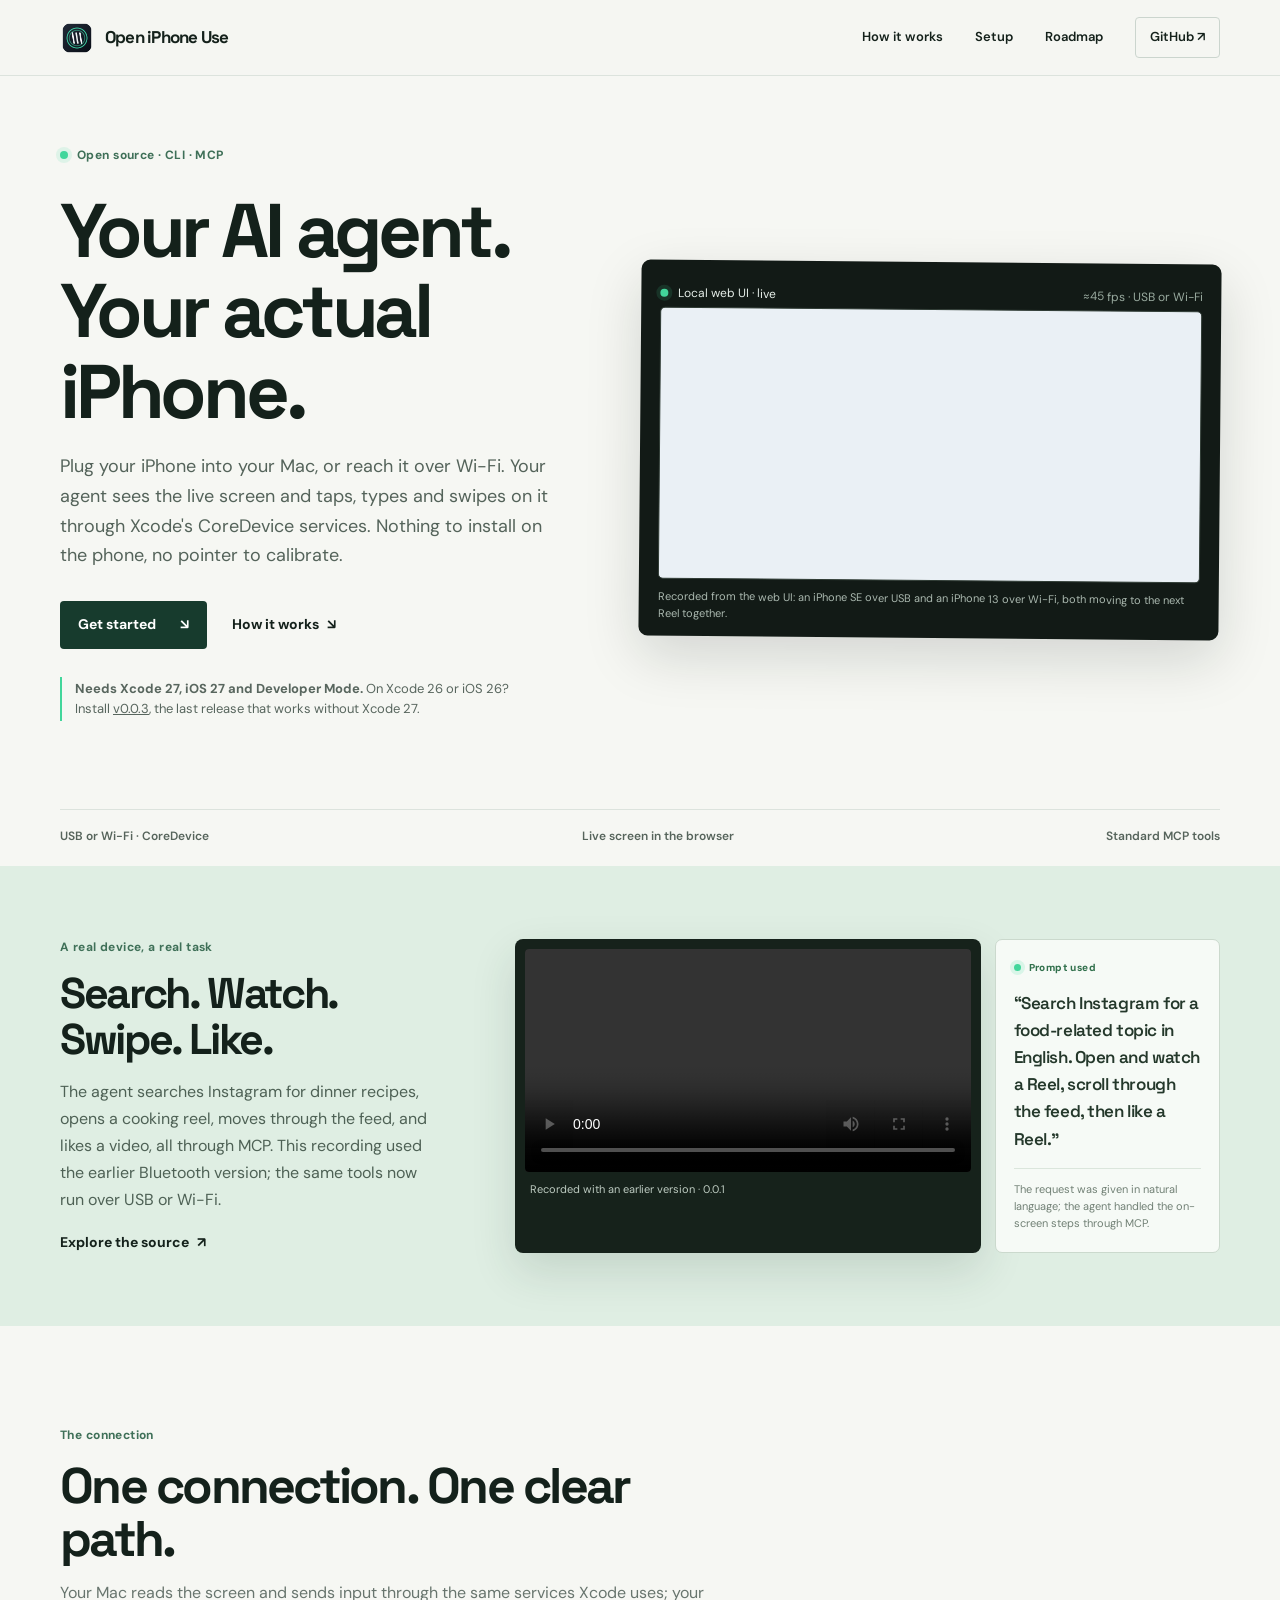
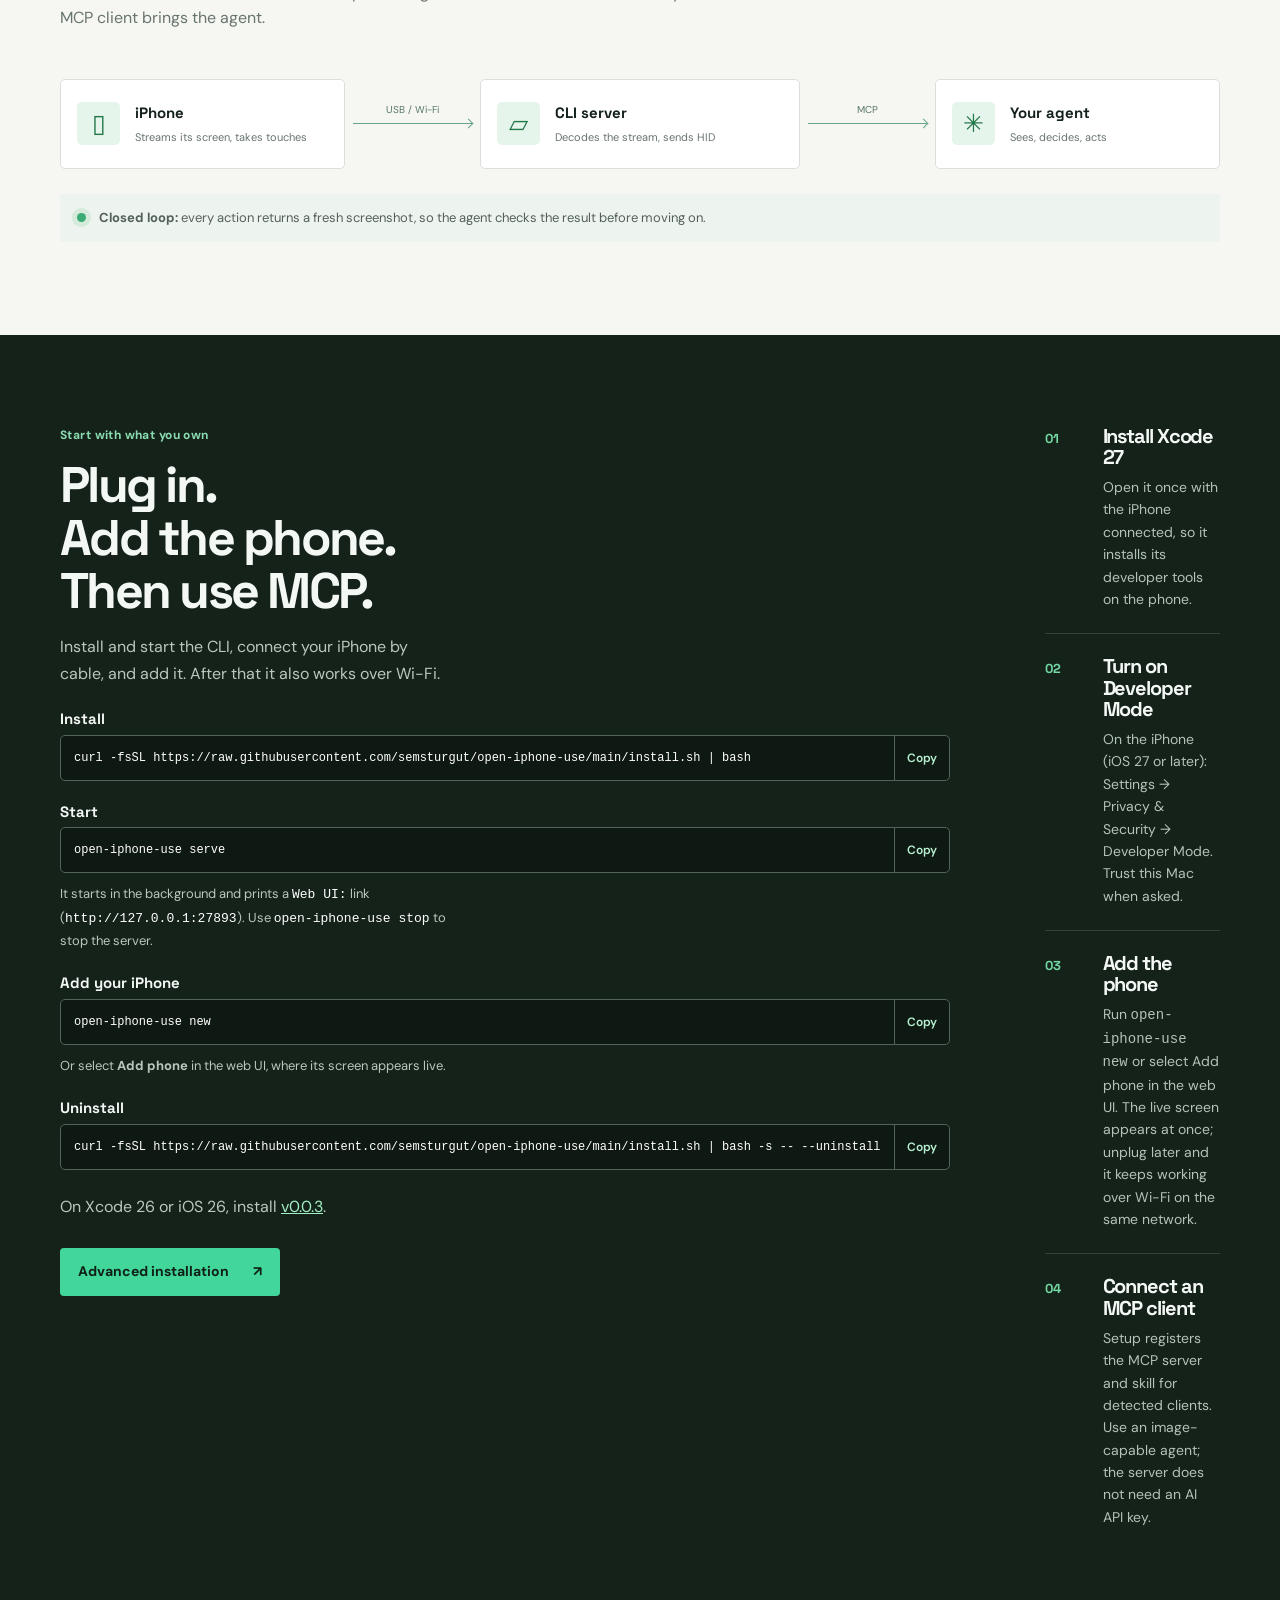
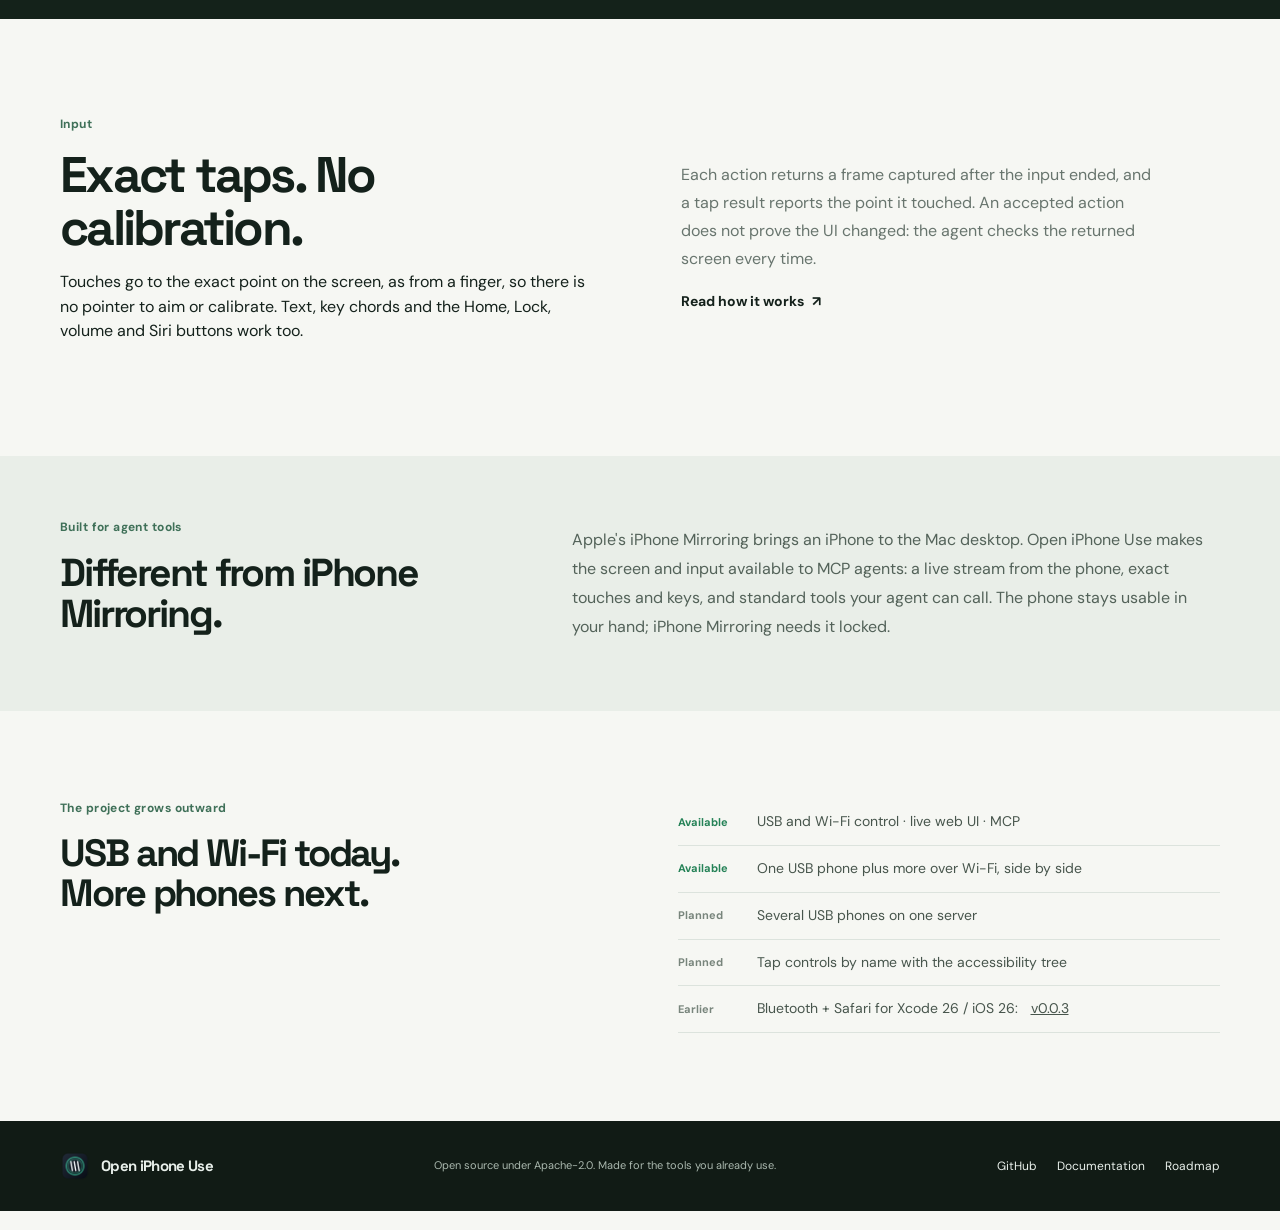
<file: website/index.html>
<!doctype html>
<html lang="en">
<head>
  <meta charset="utf-8">
  <meta name="viewport" content="width=device-width, initial-scale=1">
  <title>Open iPhone Use — MCP control for your iPhone</title>
  <meta name="description" content="Let an AI agent use your iPhone over USB: a live screen stream, exact touches and typing through Xcode's CoreDevice services, and standard MCP tools.">
  <meta name="robots" content="index,follow,max-image-preview:large">
  <meta name="theme-color" content="#101915">
  <link rel="canonical" href="https://semsturgut.github.io/open-iphone-use/">
  <link rel="icon" type="image/png" sizes="512x512" href="assets/icon.png">
  <link rel="apple-touch-icon" href="assets/icon.png">
  <link rel="manifest" href="site.webmanifest">
  <meta property="og:type" content="website">
  <meta property="og:site_name" content="Open iPhone Use">
  <meta property="og:title" content="Open iPhone Use — MCP control for your iPhone">
  <meta property="og:description" content="Let an AI agent use your iPhone over USB: a live screen stream, exact touches and typing through Xcode's CoreDevice services, and standard MCP tools.">
  <meta property="og:url" content="https://semsturgut.github.io/open-iphone-use/">
  <meta property="og:image" content="https://semsturgut.github.io/open-iphone-use/assets/icon.png">
  <meta property="og:image:type" content="image/png">
  <meta property="og:image:width" content="512">
  <meta property="og:image:height" content="512">
  <meta property="og:image:alt" content="Open iPhone Use icon">
  <meta name="twitter:card" content="summary">
  <meta name="twitter:title" content="Open iPhone Use — MCP control for your iPhone">
  <meta name="twitter:description" content="Plug in your iPhone; your AI agent sees the live screen and taps, types and swipes over MCP.">
  <meta name="twitter:image" content="https://semsturgut.github.io/open-iphone-use/assets/icon.png">
  <meta name="twitter:image:alt" content="Open iPhone Use icon">
  <link rel="preconnect" href="https://fonts.googleapis.com">
  <link rel="preconnect" href="https://fonts.gstatic.com" crossorigin>
  <link href="https://fonts.googleapis.com/css2?family=DM+Sans:wght@400;500;600;700&family=Space+Grotesk:wght@400;500;600;700&display=swap" rel="stylesheet">
  <link rel="stylesheet" href="styles.css">
  <script type="application/ld+json">
  {
    "@context":"https://schema.org",
    "@type":"SoftwareApplication",
    "name":"Open iPhone Use",
    "applicationCategory":"DeveloperApplication",
    "operatingSystem":"macOS",
    "description":"Open-source MCP bridge that lets AI agents control an iPhone over USB through Xcode's CoreDevice services.",
    "image":"https://semsturgut.github.io/open-iphone-use/assets/icon.png",
    "softwareVersion":"0.1.1",
    "license":"https://www.apache.org/licenses/LICENSE-2.0",
    "codeRepository":"https://github.com/semsturgut/open-iphone-use",
    "offers":{"@type":"Offer","price":"0","priceCurrency":"USD"}
  }
  </script>
</head>
<body>
  <header class="topbar">
    <a class="brand" href="#top" aria-label="Open iPhone Use home"><img src="assets/icon.png" alt="" width="34" height="34"><span>Open iPhone Use</span></a>
    <nav aria-label="Main navigation"><a href="#how">How it works</a><a href="#setup">Setup</a><a href="https://github.com/semsturgut/open-iphone-use/blob/main/ROADMAP.md">Roadmap</a><a class="nav-github" href="https://github.com/semsturgut/open-iphone-use">GitHub <span aria-hidden="true">↗</span></a></nav>
  </header>

  <main id="top">
    <section class="hero wrap">
      <div class="hero-copy">
        <p class="availability"><span></span> Open source · CLI · MCP</p>
        <h1>Your AI agent.<br>Your actual iPhone.</h1>
        <p class="lede">Plug your iPhone into your Mac, or reach it over Wi-Fi. Your agent sees the live screen and taps, types and swipes on it through Xcode's CoreDevice services. Nothing to install on the phone, no pointer to calibrate.</p>
        <div class="hero-actions"><a class="button primary" href="#setup">Get started <span>↘</span></a><a class="text-link" href="#how">How it works <span>↘</span></a></div>
        <p class="requirements"><b>Needs Xcode 27, iOS 27 and Developer Mode.</b> On Xcode 26 or iOS 26? Install <a href="https://github.com/semsturgut/open-iphone-use/releases/tag/v0.0.3">v0.0.3</a>, the last release that works without Xcode 27.</p>
      </div>
      <figure class="device-view"><div class="device-top"><span class="live-dot"></span><span>Local web UI · live</span><span class="latency">≈45 fps · USB or Wi-Fi</span></div><div class="screen-frame video-frame"><video src="assets/two-phones.mp4" autoplay muted loop playsinline preload="metadata" aria-label="Two iPhones live at once in Instagram Reels, one over USB and one over Wi-Fi; both move to the next Reel together"></video></div><figcaption>Recorded from the web UI: an iPhone SE over USB and an iPhone 13 over Wi-Fi, both moving to the next Reel together.</figcaption></figure>
      <div class="hero-rule"><span>USB or Wi-Fi · CoreDevice</span><span>Live screen in the browser</span><span>Standard MCP tools</span></div>
    </section>

    <section class="demo-band" id="demo" aria-labelledby="demo-title"><div class="wrap demo-layout"><div><p class="section-kicker">A real device, a real task</p><h2 id="demo-title">Search. Watch. Swipe. Like.</h2><p>The agent searches Instagram for dinner recipes, opens a cooking reel, moves through the feed, and likes a video, all through MCP. This recording used the earlier Bluetooth version; the same tools now run over USB or Wi-Fi.</p><a class="text-link" href="https://github.com/semsturgut/open-iphone-use">Explore the source <span>↗</span></a></div><div class="demo-media"><div class="video-shell"><video controls playsinline preload="metadata" aria-label="Open iPhone Use real-device Instagram demo"><source src="assets/demo.mp4" type="video/mp4"><a href="assets/demo.mp4">Watch the demo video</a></video><span class="video-caption">Recorded with an earlier version · 0.0.1</span></div><aside class="prompt-card" aria-label="Demo prompt"><p class="prompt-label">Prompt used</p><blockquote>“Search Instagram for a food-related topic in English. Open and watch a Reel, scroll through the feed, then like a Reel.”</blockquote><p class="prompt-note">The request was given in natural language; the agent handled the on-screen steps through MCP.</p></aside></div></div></section>

    <section class="how wrap" id="how"><div class="section-heading"><p class="section-kicker">The connection</p><h2>One connection. One clear path.</h2><p>Your Mac reads the screen and sends input through the same services Xcode uses; your MCP client brings the agent.</p></div>
      <div class="signal-flow" aria-label="iPhone connected to the Mac by USB, read by an AI agent through MCP">
        <div class="flow-node phone"><span class="node-glyph">▯</span><div><b>iPhone</b><small>Streams its screen, takes touches</small></div></div><span class="flow-link"><i>USB / Wi-Fi</i></span>
        <div class="flow-node mac"><span class="node-glyph">▱</span><div><b>CLI server</b><small>Decodes the stream, sends HID</small></div></div><span class="flow-link"><i>MCP</i></span>
        <div class="flow-node agent"><span class="node-glyph">✳</span><div><b>Your agent</b><small>Sees, decides, acts</small></div></div>
      </div>
      <div class="protocol-note"><span class="pulse"></span><p><b>Closed loop:</b> every action returns a fresh screenshot, so the agent checks the result before moving on.</p></div>
    </section>

    <section class="setup-band" id="setup"><div class="wrap setup-grid"><div class="setup-intro"><p class="section-kicker">Start with what you own</p><h2>Plug in.<br>Add the phone.<br>Then use MCP.</h2><p>Install and start the CLI, connect your iPhone by cable, and add it. After that it also works over Wi-Fi.</p>
      <div class="command"><h3>Install</h3><div class="command-box"><pre><code>curl -fsSL https://raw.githubusercontent.com/semsturgut/open-iphone-use/main/install.sh | bash</code></pre><button type="button" class="copy-command" aria-live="polite" aria-label="Copy install command">Copy</button></div></div>
      <div class="command"><h3>Start</h3><div class="command-box"><pre><code>open-iphone-use serve</code></pre><button type="button" class="copy-command" aria-live="polite" aria-label="Copy start command">Copy</button></div><p>It starts in the background and prints a <code>Web UI:</code> link (<code>http://127.0.0.1:27893</code>). Use <code>open-iphone-use stop</code> to stop the server.</p></div>
      <div class="command"><h3>Add your iPhone</h3><div class="command-box"><pre><code>open-iphone-use new</code></pre><button type="button" class="copy-command" aria-live="polite" aria-label="Copy add your iphone command">Copy</button></div><p>Or select <b>Add phone</b> in the web UI, where its screen appears live.</p></div>
      <div class="command"><h3>Uninstall</h3><div class="command-box"><pre><code>curl -fsSL https://raw.githubusercontent.com/semsturgut/open-iphone-use/main/install.sh | bash -s -- --uninstall</code></pre><button type="button" class="copy-command" aria-live="polite" aria-label="Copy uninstall command">Copy</button></div></div>
      <p>On Xcode 26 or iOS 26, install <a href="https://github.com/semsturgut/open-iphone-use/releases/tag/v0.0.3">v0.0.3</a>.</p><a class="button dark-button" href="https://github.com/semsturgut/open-iphone-use/blob/main/docs/installation.md#advanced-installation">Advanced installation <span>↗</span></a></div><div class="steps"><article><span>01</span><div><h3>Install Xcode 27</h3><p>Open it once with the iPhone connected, so it installs its developer tools on the phone.</p></div></article><article><span>02</span><div><h3>Turn on Developer Mode</h3><p>On the iPhone (iOS 27 or later): Settings → Privacy &amp; Security → Developer Mode. Trust this Mac when asked.</p></div></article><article><span>03</span><div><h3>Add the phone</h3><p>Run <code>open-iphone-use new</code> or select Add phone in the web UI. The live screen appears at once; unplug later and it keeps working over Wi-Fi on the same network.</p></div></article><article><span>04</span><div><h3>Connect an MCP client</h3><p>Setup registers the MCP server and skill for detected clients. Use an image-capable agent; the server does not need an AI API key.</p></div></article></div></div></section>

    <section class="calibration wrap"><div><p class="section-kicker">Input</p><h2>Exact taps. No calibration.</h2><p>Touches go to the exact point on the screen, as from a finger, so there is no pointer to aim or calibrate. Text, key chords and the Home, Lock, volume and Siri buttons work too.</p></div><div><p>Each action returns a frame captured after the input ended, and a tap result reports the point it touched. An accepted action does not prove the UI changed: the agent checks the returned screen every time.</p><a class="text-link" href="https://github.com/semsturgut/open-iphone-use/blob/main/docs/coredevice.md">Read how it works <span>↗</span></a></div></section>

    <section class="difference-band"><div class="wrap difference"><div><p class="section-kicker">Built for agent tools</p><h2>Different from iPhone Mirroring.</h2></div><p>Apple's iPhone Mirroring brings an iPhone to the Mac desktop. Open iPhone Use makes the screen and input available to MCP agents: a live stream from the phone, exact touches and keys, and standard tools your agent can call. The phone stays usable in your hand; iPhone Mirroring needs it locked.</p></div></section>

    <section class="roadmap wrap"><div><p class="section-kicker">The project grows outward</p><h2>USB and Wi-Fi today.<br>More phones next.</h2></div><div class="roadmap-list"><p><span class="state-live">Available</span> USB and Wi-Fi control · live web UI · MCP</p><p><span class="state-live">Available</span> One USB phone plus more over Wi-Fi, side by side</p><p><span>Planned</span> Several USB phones on one server</p><p><span>Planned</span> Tap controls by name with the accessibility tree</p><p><span>Earlier</span> Bluetooth + Safari for Xcode 26 / iOS 26: <a href="https://github.com/semsturgut/open-iphone-use/releases/tag/v0.0.3">v0.0.3</a></p></div></section>
  </main>

  <footer><div class="wrap footer-inner"><a class="brand" href="#top"><img src="assets/icon.png" alt="" width="30" height="30"><span>Open iPhone Use</span></a><p>Open source under Apache-2.0. Made for the tools you already use.</p><div><a href="https://github.com/semsturgut/open-iphone-use">GitHub</a><a href="https://github.com/semsturgut/open-iphone-use/blob/main/README.md">Documentation</a><a href="https://github.com/semsturgut/open-iphone-use/blob/main/ROADMAP.md">Roadmap</a></div></div></footer>
<script src="copy.js" defer></script>
</body>
</html>
</file>
<file: website/styles.css>
:root{color-scheme:light;--ink:#14211b;--forest:#173b2d;--signal:#42d69b;--paper:#f6f7f3;--white:#fff;--muted:#68756e;--line:#dce3dd;--font-body:"DM Sans",-apple-system,BlinkMacSystemFont,"Segoe UI",sans-serif;--font-display:"Space Grotesk",var(--font-body);font-family:var(--font-body);color:var(--ink);background:var(--paper);font-synthesis:none;text-rendering:optimizeLegibility}*{box-sizing:border-box}html{scroll-behavior:smooth}body{margin:0;line-height:1.55}a{color:inherit}.wrap{width:min(1160px,calc(100% - 52px));margin-inline:auto}.topbar{height:76px;padding:0 max(26px,calc((100vw - 1160px)/2));display:flex;align-items:center;justify-content:space-between;border-bottom:1px solid var(--line);background:rgba(246,247,243,.94)}.brand{display:inline-flex;align-items:center;gap:11px;text-decoration:none;font-family:var(--font-display);font-size:17px;font-weight:700;letter-spacing:-.045em}.topbar nav{display:flex;align-items:center;gap:32px;font-size:13px;font-weight:600}.topbar nav a{text-decoration:none}.topbar nav a:hover,.footer-inner a:hover,.text-link:hover{color:#16774f}.nav-github{padding:9px 14px;border:1px solid #cbd5ce;border-radius:4px}.hero{padding-top:70px;display:grid;grid-template-columns:.94fr 1.06fr;column-gap:65px;align-items:center}.hero-copy{padding-bottom:20px}.availability,.section-kicker{display:flex;align-items:center;gap:9px;color:#3f7058;font-size:12px;font-weight:700;letter-spacing:.035em}.availability span,.live-dot{width:8px;height:8px;background:var(--signal);border-radius:50%;box-shadow:0 0 0 4px rgba(66,214,155,.13)}h1,h2,h3,p{margin-top:0}h1,h2,h3{font-family:var(--font-display);letter-spacing:-.055em;line-height:1.06}h1{font-size:clamp(48px,6vw,76px);margin:26px 0 20px;max-width:600px}h2{font-size:clamp(34px,4vw,50px);margin:15px 0}h3{font-size:20px;margin:0 0 8px}.lede{font-size:18px;line-height:1.65;color:#54635a;max-width:510px}.hero-actions{display:flex;align-items:center;gap:25px;margin:30px 0 28px}.button{min-height:48px;display:inline-flex;align-items:center;gap:24px;padding:0 18px;border-radius:4px;text-decoration:none;font-size:14px;font-weight:700}.primary{background:var(--forest);color:#fff}.primary:hover{background:#245a43}.text-link{font-size:14px;font-weight:700;text-decoration:none}.text-link span{margin-left:5px}.requirements{max-width:450px;border-left:2px solid var(--signal);padding:2px 0 2px 13px;color:#58665e;font-size:13px}.device-view{margin:0;background:#121a16;color:white;padding:19px 19px 14px;border-radius:9px;box-shadow:0 20px 55px rgba(15,30,22,.15);transform:rotate(.5deg)}.device-top{height:28px;display:flex;align-items:center;gap:10px;color:#e6eee9;font-size:12px}.latency{margin-left:auto;color:#99aa9f}.screen-frame{height:440px;display:flex;justify-content:center;overflow:hidden;border:1px solid #303c35;border-radius:5px;background:#19231d}.screen-frame img{height:100%;width:auto;max-width:100%;object-fit:contain}.device-view figcaption{padding-top:9px;color:#aab8af;font-size:11px}.hero-rule{grid-column:1/-1;margin-top:55px;border-top:1px solid var(--line);display:flex;justify-content:space-between;padding:17px 0 20px;color:#56645b;font-size:12px;font-weight:600}.demo-band{background:#dfeee3;padding:72px 0}.demo-layout{display:grid;grid-template-columns:.72fr 1.28fr;align-items:center;gap:58px}.demo-layout>div:first-child>p:not(.section-kicker){max-width:370px;color:#4e6155;line-height:1.7}.demo-layout h2{font-size:43px}.demo-media{display:grid;grid-template-columns:minmax(0,1.55fr) minmax(190px,.75fr);align-items:stretch;gap:14px}.video-shell{padding:10px;background:#16221b;border-radius:8px;box-shadow:0 18px 45px rgba(31,59,42,.14)}.video-shell video{display:block;width:100%;max-height:460px;background:#0e1511;border-radius:4px}.video-caption{display:block;padding:9px 5px 2px;color:#bdcbc1;font-size:11px}.prompt-card{padding:20px 18px;border:1px solid #cbd9cd;border-radius:7px;background:#f6faf6;display:flex;flex-direction:column;justify-content:center}.prompt-label{display:flex;align-items:center;gap:8px;margin:0 0 14px;color:#31704c;font-size:10px;font-weight:800;letter-spacing:.04em}.prompt-label:before{content:"";width:7px;height:7px;border-radius:50%;background:#42d69b;box-shadow:0 0 0 4px rgba(66,214,155,.16)}.prompt-card blockquote{margin:0;color:#24382b;font-family:var(--font-display);font-size:17px;font-weight:600;line-height:1.6;letter-spacing:-.025em}.prompt-note{margin:15px 0 0;padding-top:12px;border-top:1px solid #dbe6dc;color:#718075;font-size:11px;line-height:1.55}.how{padding-block:100px 93px}.section-heading{max-width:650px}.section-heading>p:last-child{font-size:16px;color:var(--muted)}.signal-flow{margin-top:48px;display:grid;grid-template-columns:1fr .42fr 1.12fr .42fr 1fr;align-items:center;gap:8px}.flow-node{height:90px;border:1px solid #d9e1da;background:#fff;border-radius:5px;display:flex;align-items:center;gap:15px;padding:16px}.node-glyph{width:43px;height:43px;flex:none;display:grid;place-items:center;border-radius:5px;background:#e6f5ec;color:#227749;font-family:var(--font-display);font-size:25px}.flow-node b,.flow-node small{display:block}.flow-node b{font-family:var(--font-display);font-size:15px}.flow-node small{margin-top:4px;color:var(--muted);font-size:11px}.flow-link{height:1px;background:#6ba486;position:relative}.flow-link:after{content:"";position:absolute;right:0;top:-3px;width:6px;height:6px;border-top:1px solid #6ba486;border-right:1px solid #6ba486;transform:rotate(45deg)}.flow-link i{position:absolute;left:50%;top:-21px;transform:translateX(-50%);font-size:10px;font-style:normal;color:#587763}.protocol-note{margin-top:25px;padding:14px 17px;display:flex;align-items:center;gap:13px;background:#edf3ee;color:#536259;border-radius:4px;font-size:13px}.protocol-note p{margin:0}.pulse{width:9px;height:9px;border-radius:50%;background:#3aab72;box-shadow:0 0 0 5px #d6eadc;flex:none}.setup-band{background:#14221a;color:#f4f8f5;padding:91px 0}.setup-grid{display:grid;grid-template-columns:.9fr 1.1fr;gap:95px}.setup-intro .section-kicker{color:#8adcb0}.setup-intro p:not(.section-kicker){max-width:395px;color:#bac7bf;line-height:1.7}.dark-button{margin-top:12px;background:var(--signal);color:#102117}.dark-button:hover{background:#73e6b5}.steps article{display:grid;grid-template-columns:44px 1fr;gap:14px;padding:0 0 23px;margin-bottom:22px;border-bottom:1px solid #33433a}.steps article:last-child{border:0;margin:0;padding:0}.steps article>span{font-family:var(--font-display);color:#74d8a4;font-size:13px;font-weight:700;padding-top:3px}.steps p{margin:0;max-width:480px;color:#b5c2b9;font-size:14px;line-height:1.6}.calibration{display:grid;grid-template-columns:1fr 1fr;gap:82px;align-items:center;padding-block:96px}.calibration-image{padding:14px;border:1px solid #dce3dc;background:white;border-radius:7px}.calibration-image img{display:block;width:100%;height:310px;object-fit:cover;object-position:top;border-radius:3px}.calibration>div:last-child p:not(.section-kicker){max-width:470px;color:var(--muted);line-height:1.75}.difference-band{background:#e9eee8;padding:62px 0}.difference{display:grid;grid-template-columns:.8fr 1.2fr;gap:80px;align-items:center}.difference h2{font-size:39px}.difference>p{margin:0;color:#536259;line-height:1.8}.roadmap{padding-block:88px;display:grid;grid-template-columns:1fr 1fr;gap:75px}.roadmap h2{font-size:38px}.roadmap-list p{display:flex;align-items:center;gap:13px;border-bottom:1px solid var(--line);padding:12px 0;margin:0;color:#47554c;font-size:14px}.roadmap-list p span{min-width:66px;color:#78857c;font-size:11px;font-weight:700}.roadmap-list p .state-live{color:#258257}footer{background:#111b15;color:#e9f0eb;padding:30px 0}.footer-inner{display:flex;align-items:center;justify-content:space-between;gap:25px}.footer-inner .brand{font-size:15px}.footer-inner p{margin:0;color:#aab8ae;font-size:11px}.footer-inner>div{display:flex;gap:20px;font-size:12px}.footer-inner>div a{text-decoration:none}a:focus-visible,video:focus-visible{outline:3px solid #36bd83;outline-offset:4px}::selection{background:#a6e7c2;color:#13251a}@media(max-width:1100px){.demo-media{grid-template-columns:1fr}.prompt-card{padding:17px 18px}.prompt-card blockquote{font-size:16px}}@media(max-width:850px){.hero{grid-template-columns:1fr;gap:32px;padding-top:48px}.hero-copy{max-width:650px}.device-view{width:min(100%,620px);justify-self:center}.screen-frame{height:min(115vw,520px)}.hero-rule{margin-top:38px}.demo-layout{grid-template-columns:1fr;gap:28px}.demo-layout>div:first-child{max-width:620px}.demo-media{max-width:720px;width:100%}.setup-grid{gap:50px}.signal-flow{grid-template-columns:1fr;gap:19px}.flow-node{max-width:460px}.flow-link{width:1px;height:18px;margin-left:35px}.flow-link:after{top:auto;bottom:0;right:-3px;transform:rotate(135deg)}.flow-link i{left:16px;top:1px;transform:none}.calibration{gap:38px}.footer-inner{flex-wrap:wrap}.footer-inner p{order:3;flex-basis:100%}}@media(max-width:600px){.wrap{width:calc(100% - 36px)}.topbar{height:64px;padding-inline:18px}.brand{font-size:14px}.topbar nav{gap:14px}.topbar nav>a:not(.nav-github){display:none}.nav-github{padding:7px 10px}.hero{padding-top:37px}h1{font-size:51px}.lede{font-size:16px}.hero-actions{gap:18px;flex-wrap:wrap}.hero-rule{gap:14px;flex-wrap:wrap;font-size:11px}.device-view{padding:12px}.screen-frame{height:112vw}.demo-band{padding:55px 0}.demo-layout h2{font-size:37px}.how{padding-block:68px}.section-heading>p:last-child{font-size:14px}.setup-band{padding:67px 0}.setup-grid{grid-template-columns:1fr;gap:48px}.calibration{grid-template-columns:1fr;gap:28px;padding-block:65px}.calibration-image img{height:260px}.difference{grid-template-columns:1fr;gap:12px}.difference-band{padding:48px 0}.roadmap{grid-template-columns:1fr;gap:16px;padding-block:65px}.roadmap h2{font-size:34px}.footer-inner{align-items:flex-start}.footer-inner>div{flex-wrap:wrap;gap:14px}}@media(prefers-reduced-motion:reduce){html{scroll-behavior:auto}*,*:before,*:after{animation-duration:.01ms!important;animation-iteration-count:1!important;transition-duration:.01ms!important}}

/* The web UI screenshot is a landscape image, including on narrow screens. */
.screen-frame{height:auto;display:block}.screen-frame img{display:block;width:100%;height:auto;max-width:none}.setup-intro code{color:#fff;overflow-wrap:anywhere}
.command{margin:23px 0}.command h3{font-size:15px;letter-spacing:0}.command-box{display:flex;align-items:stretch;border:1px solid #52645a;border-radius:5px;background:#0f1913;min-width:0}.command-box pre{margin:0;padding:13px;overflow-x:auto;flex:1;min-width:0;font-size:12px;line-height:1.5}.command-box code{white-space:pre}.copy-command{flex:none;border:0;border-left:1px solid #52645a;background:transparent;color:#b8f1d1;padding:0 12px;font:600 12px var(--font-body);cursor:pointer}.copy-command:hover{background:#274135}.copy-command:focus-visible{outline:3px solid #36bd83;outline-offset:-3px}.command p{margin-top:10px;font-size:13px}.setup-intro a:not(.button){color:#a3efc4}

.live-frame{align-items:center;gap:34px;padding:22px}.mock-phone{position:relative;height:100%;aspect-ratio:9/19.5;border:7px solid #2c3832;border-radius:34px;background:linear-gradient(160deg,#28463a,#16241d 60%,#203a4c);padding:14px 12px;display:flex;flex-direction:column}.mock-status{display:flex;justify-content:space-between;font-size:10px;color:#dfe9e3;padding:0 6px 12px}.mock-grid{display:grid;grid-template-columns:repeat(4,1fr);gap:12px 10px}.mock-grid i,.mock-dock i{display:block;aspect-ratio:1;border-radius:24%;background:rgba(255,255,255,.16)}.mock-grid i:nth-child(3n){background:rgba(66,214,155,.45)}.mock-grid i:nth-child(5n){background:rgba(125,180,255,.4)}.mock-dock{margin-top:auto;display:grid;grid-template-columns:repeat(4,1fr);gap:10px;padding:10px;border-radius:20px;background:rgba(255,255,255,.1)}.mock-tap{position:absolute;left:62%;top:41%;width:26px;height:26px;margin:-13px;border-radius:50%;border:2px solid var(--signal);box-shadow:0 0 0 6px rgba(66,214,155,.25)}.mock-tap::after{content:"";position:absolute;inset:7px;border-radius:50%;background:var(--signal)}.mock-stats{list-style:none;margin:0;padding:0;display:grid;gap:18px}.mock-stats li{display:grid;gap:2px}.mock-stats b{font-family:var(--font-display);font-size:15px;color:#fff}.mock-stats span{font-size:12px;color:#99aa9f}@media(max-width:600px){.live-frame{gap:18px;padding:14px}.mock-stats b{font-size:13px}}@media(prefers-reduced-motion:no-preference){.mock-tap{animation:tap 2.4s ease-in-out infinite}@keyframes tap{0%,60%,100%{transform:scale(1);opacity:1}30%{transform:scale(.8);opacity:.7}}}
.screen-frame.live-frame{display:flex;height:440px}.mock-phone{flex:0 0 auto;width:auto;max-height:100%}@media(max-width:850px){.screen-frame.live-frame{height:min(100vw,460px)}}@media(max-width:600px){.screen-frame.live-frame{height:min(110vw,420px)}}
.screen-frame.video-frame{display:block;height:auto;background:#eaf0f5}.video-frame video{display:block;width:100%;height:auto}
</file>
